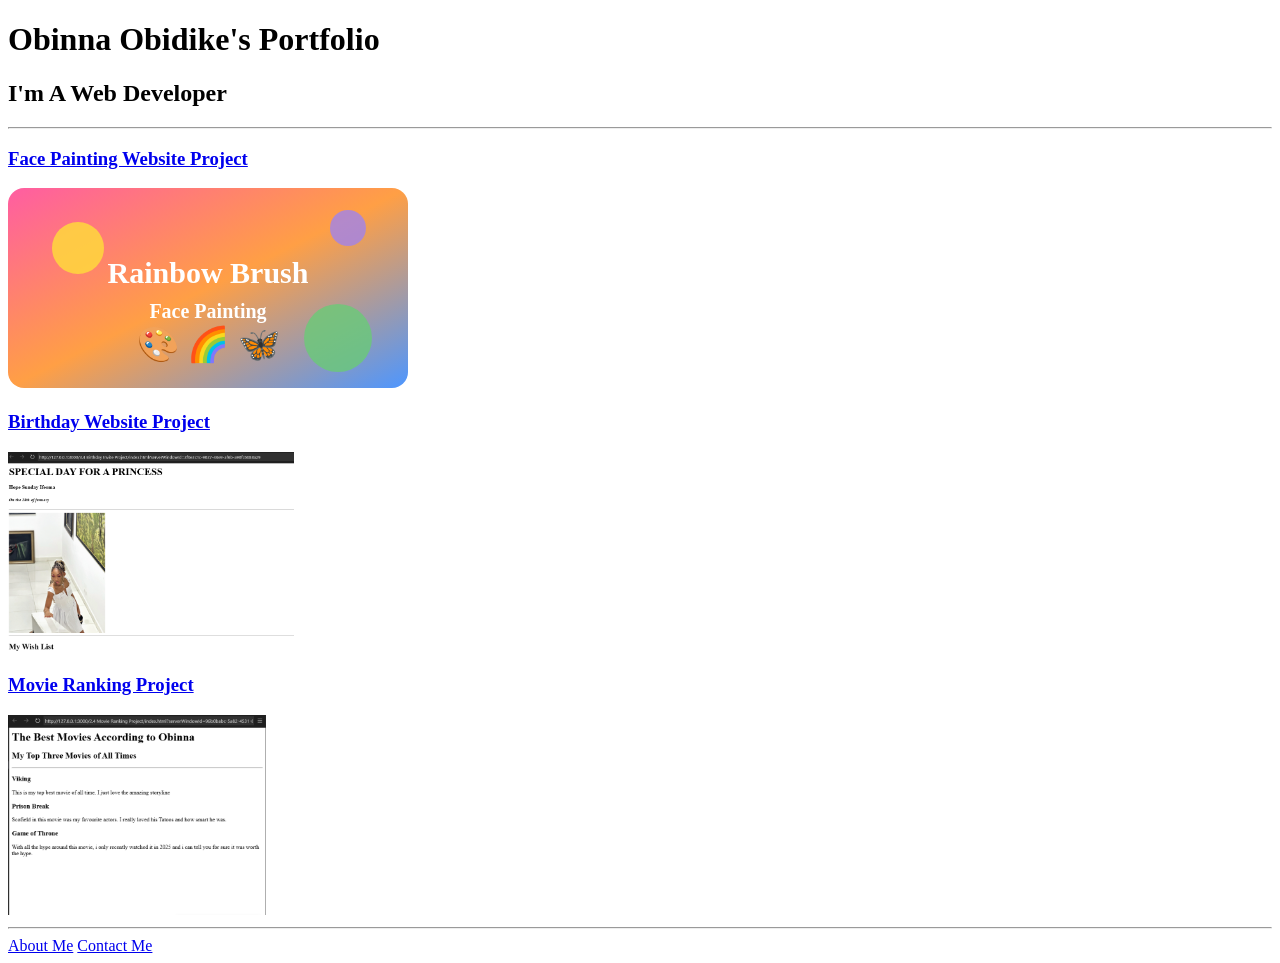
<file: index.html>
<!DOCTYPE html>
<html lang="en">
<head>
   <meta charset="UTF-8">
   <title>Obinna's Portfolio</title>
</head>
<body>
  <h1>Obinna Obidike's Portfolio</h1>
  <h2>I'm A Web Developer</h2>
  <hr>
  <h3><a href="./public/face-painting/index.html">Face Painting Website Project</a></h3>
  <img src="./assets/images/face-painting-preview.svg" height="200" alt="Rainbow Brush Face Painting website preview">
  <br>
  <h3><a href="./public/birthday-invite.html">Birthday Website Project</a></h3>
  <img src="./assets/images/Birthday-web.png" height="200" alt="birthday website project review">
  <br>
  <h3><a href="./public/movie-ranking.html">Movie Ranking Project</a></h3>
  <img src="./assets/images/movie-ranking.png" height="200" alt="Movie ranking project review">
  <hr>
  <a href="./public/about.html">About Me</a> <a href="./public/contact.html">Contact Me</a>

</body>
</html>
</file>
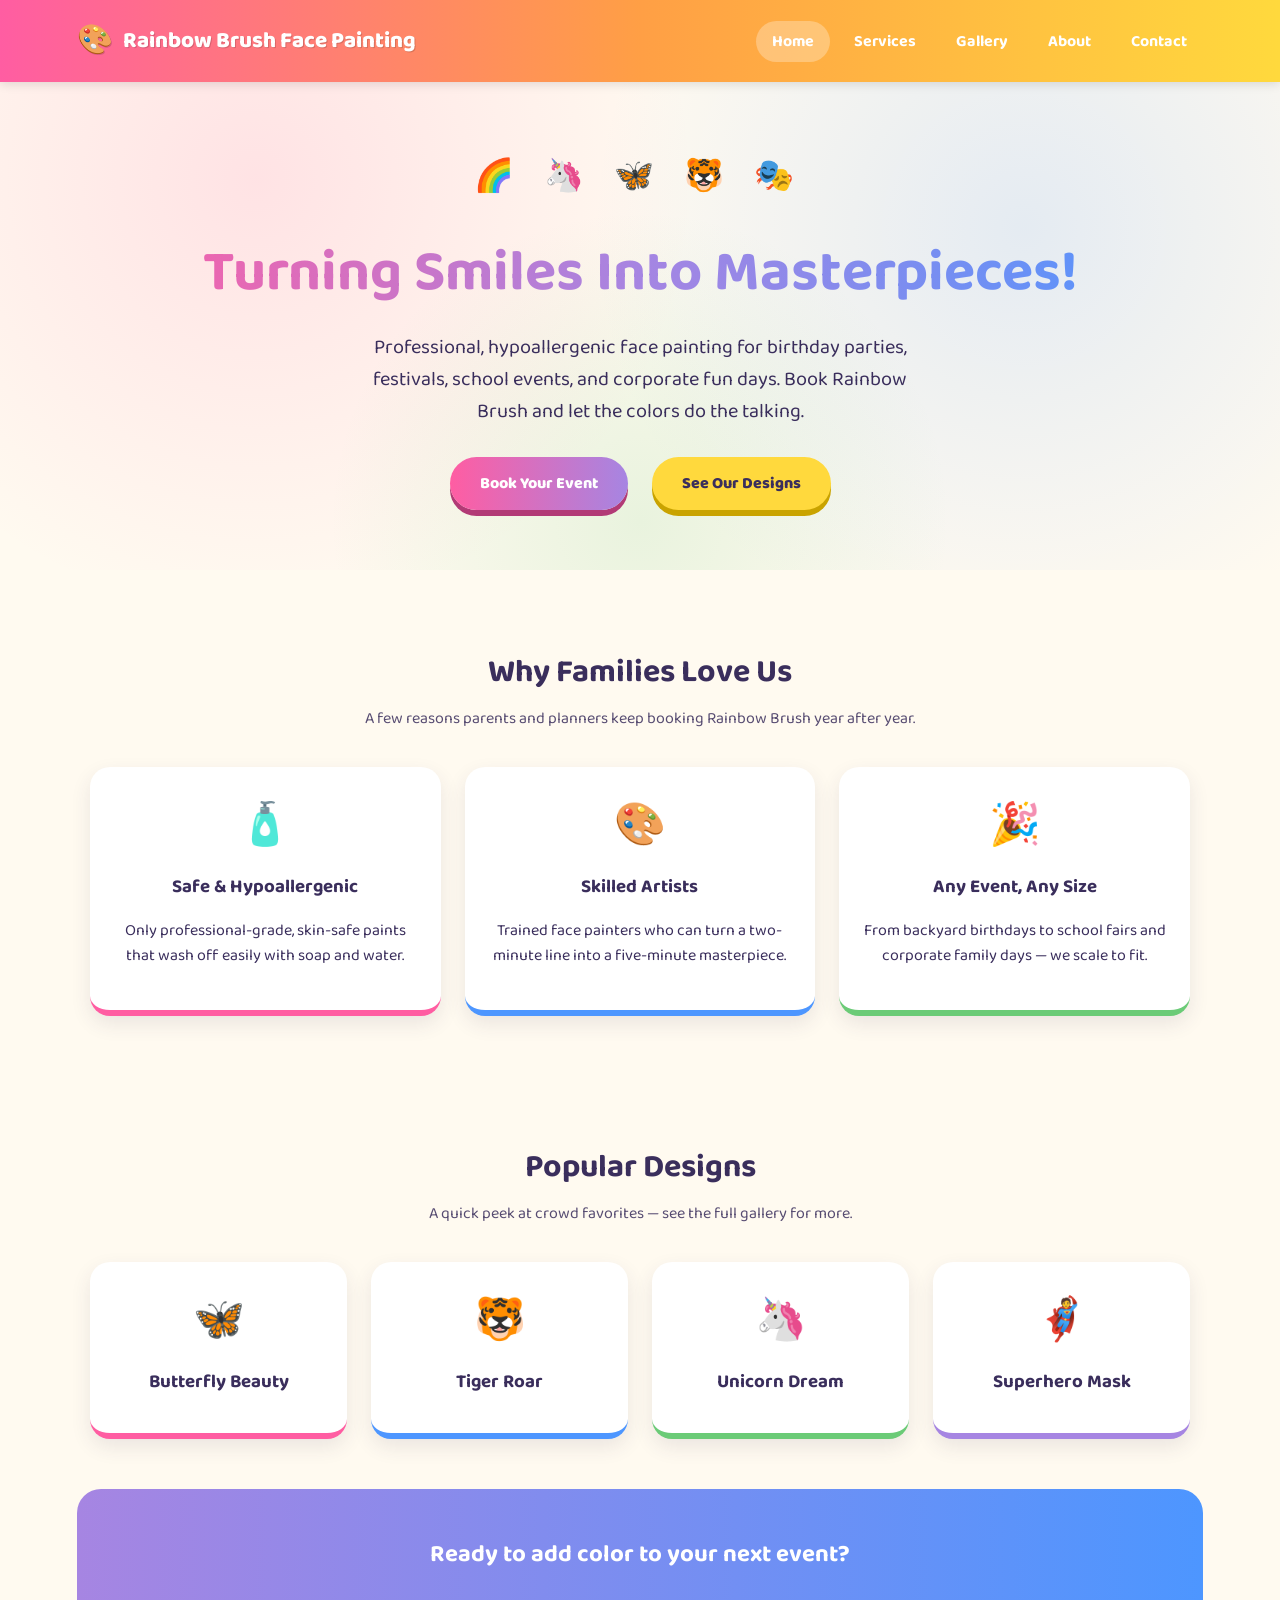
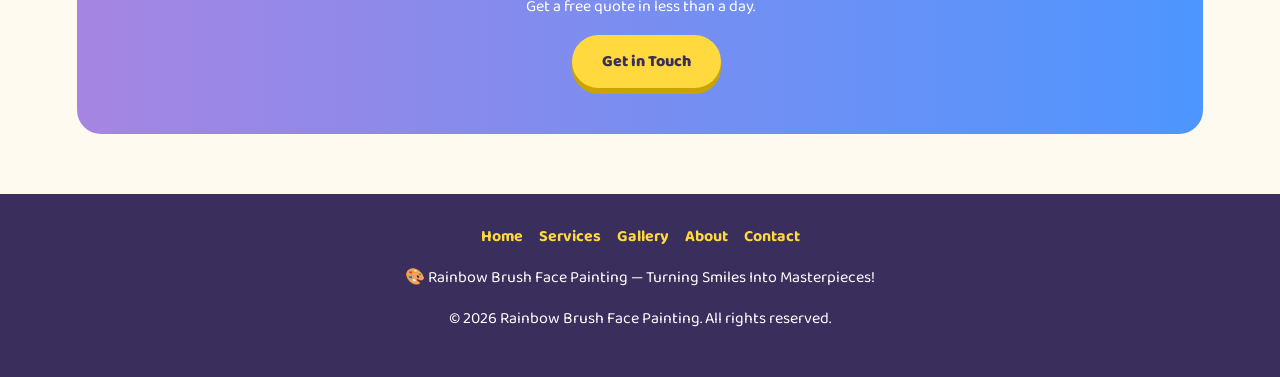
<file: public/face-painting/index.html>
<!DOCTYPE html>
<html lang="en">

<head>
  <meta charset="UTF-8">
  <meta name="viewport" content="width=device-width, initial-scale=1.0">
  <title>Rainbow Brush Face Painting | Home</title>
  <link rel="preconnect" href="https://fonts.googleapis.com">
  <link href="https://fonts.googleapis.com/css2?family=Baloo+2:wght@500;700;800&display=swap" rel="stylesheet">
  <link rel="stylesheet" href="./styles.css">
</head>

<body>

  <header class="navbar">
    <a href="./index.html" class="brand"><span class="logo-emoji">🎨</span> Rainbow Brush Face Painting</a>
    <nav>
      <ul class="nav-links">
        <li><a href="./index.html" class="active">Home</a></li>
        <li><a href="./services.html">Services</a></li>
        <li><a href="./gallery.html">Gallery</a></li>
        <li><a href="./about.html">About</a></li>
        <li><a href="./contact.html">Contact</a></li>
      </ul>
    </nav>
  </header>

  <section class="hero">
    <div class="hero-emojis">🌈 🦄 🦋 🐯 🎭</div>
    <h1>Turning Smiles Into Masterpieces!</h1>
    <p class="tagline">Professional, hypoallergenic face painting for birthday parties, festivals, school
      events, and corporate fun days. Book Rainbow Brush and let the colors do the talking.</p>
    <div class="btn-row">
      <a href="./contact.html" class="btn btn-primary">Book Your Event</a>
      <a href="./gallery.html" class="btn btn-secondary">See Our Designs</a>
    </div>
  </section>

  <section>
    <h2 class="section-title">Why Families Love Us</h2>
    <p class="section-subtitle">A few reasons parents and planners keep booking Rainbow Brush year after year.</p>
    <div class="card-grid">
      <div class="card">
        <div class="emoji">🧴</div>
        <h3>Safe &amp; Hypoallergenic</h3>
        <p>Only professional-grade, skin-safe paints that wash off easily with soap and water.</p>
      </div>
      <div class="card">
        <div class="emoji">🎨</div>
        <h3>Skilled Artists</h3>
        <p>Trained face painters who can turn a two-minute line into a five-minute masterpiece.</p>
      </div>
      <div class="card">
        <div class="emoji">🎉</div>
        <h3>Any Event, Any Size</h3>
        <p>From backyard birthdays to school fairs and corporate family days &mdash; we scale to fit.</p>
      </div>
    </div>
  </section>

  <section>
    <h2 class="section-title">Popular Designs</h2>
    <p class="section-subtitle">A quick peek at crowd favorites &mdash; see the full gallery for more.</p>
    <div class="card-grid">
      <div class="card">
        <div class="emoji">🦋</div>
        <h3>Butterfly Beauty</h3>
      </div>
      <div class="card">
        <div class="emoji">🐯</div>
        <h3>Tiger Roar</h3>
      </div>
      <div class="card">
        <div class="emoji">🦄</div>
        <h3>Unicorn Dream</h3>
      </div>
      <div class="card">
        <div class="emoji">🦸</div>
        <h3>Superhero Mask</h3>
      </div>
    </div>
  </section>

  <div class="cta-banner">
    <h2>Ready to add color to your next event?</h2>
    <p>Get a free quote in less than a day.</p>
    <a href="./contact.html" class="btn btn-secondary">Get in Touch</a>
  </div>

  <footer>
    <div class="footer-links">
      <a href="./index.html">Home</a>
      <a href="./services.html">Services</a>
      <a href="./gallery.html">Gallery</a>
      <a href="./about.html">About</a>
      <a href="./contact.html">Contact</a>
    </div>
    <p>🎨 Rainbow Brush Face Painting &mdash; Turning Smiles Into Masterpieces!</p>
    <p>&copy; 2026 Rainbow Brush Face Painting. All rights reserved.</p>
  </footer>

</body>

</html>
</file>
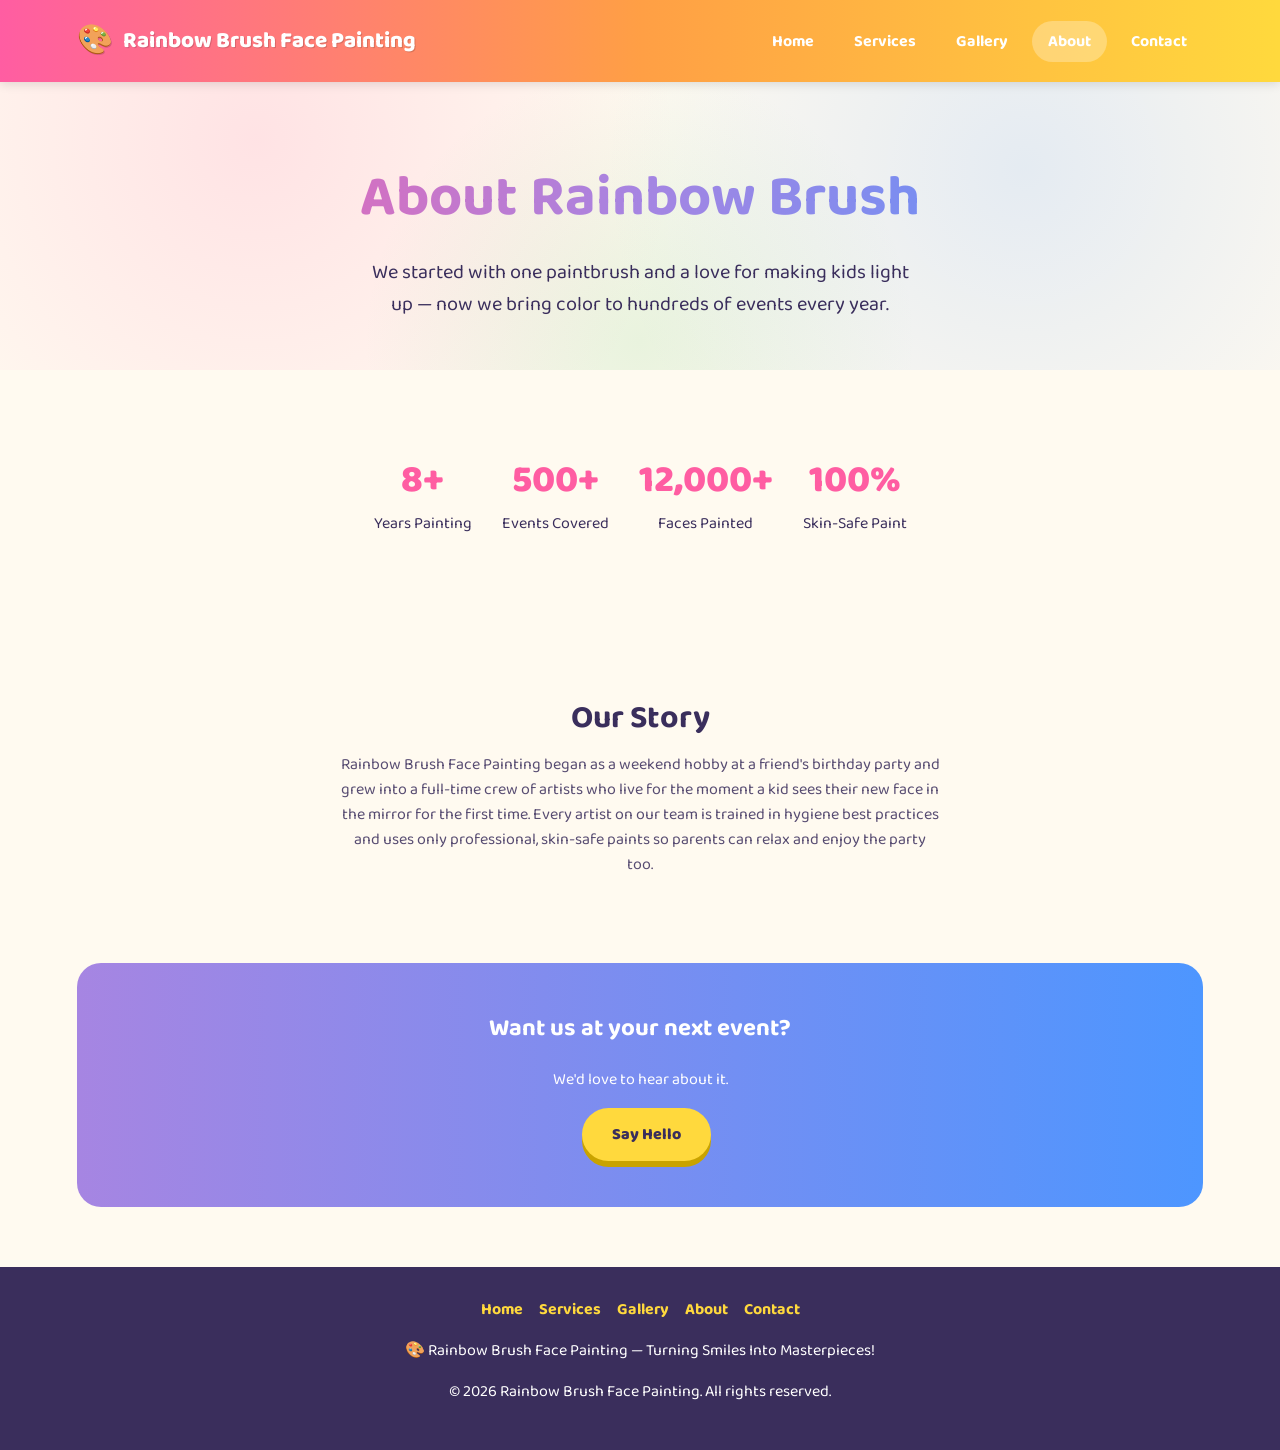
<file: public/face-painting/about.html>
<!DOCTYPE html>
<html lang="en">

<head>
  <meta charset="UTF-8">
  <meta name="viewport" content="width=device-width, initial-scale=1.0">
  <title>Rainbow Brush Face Painting | About</title>
  <link rel="preconnect" href="https://fonts.googleapis.com">
  <link href="https://fonts.googleapis.com/css2?family=Baloo+2:wght@500;700;800&display=swap" rel="stylesheet">
  <link rel="stylesheet" href="./styles.css">
</head>

<body>

  <header class="navbar">
    <a href="./index.html" class="brand"><span class="logo-emoji">🎨</span> Rainbow Brush Face Painting</a>
    <nav>
      <ul class="nav-links">
        <li><a href="./index.html">Home</a></li>
        <li><a href="./services.html">Services</a></li>
        <li><a href="./gallery.html">Gallery</a></li>
        <li><a href="./about.html" class="active">About</a></li>
        <li><a href="./contact.html">Contact</a></li>
      </ul>
    </nav>
  </header>

  <section class="hero" style="padding-bottom: 20px;">
    <h1>About Rainbow Brush</h1>
    <p class="tagline">We started with one paintbrush and a love for making kids light up &mdash;
      now we bring color to hundreds of events every year.</p>
  </section>

  <section>
    <div class="stats">
      <div class="stat">
        <div class="number">8+</div>
        <div>Years Painting</div>
      </div>
      <div class="stat">
        <div class="number">500+</div>
        <div>Events Covered</div>
      </div>
      <div class="stat">
        <div class="number">12,000+</div>
        <div>Faces Painted</div>
      </div>
      <div class="stat">
        <div class="number">100%</div>
        <div>Skin-Safe Paint</div>
      </div>
    </div>
  </section>

  <section>
    <h2 class="section-title">Our Story</h2>
    <p class="section-subtitle">
      Rainbow Brush Face Painting began as a weekend hobby at a friend's birthday party and grew
      into a full-time crew of artists who live for the moment a kid sees their new face in the
      mirror for the first time. Every artist on our team is trained in hygiene best practices and
      uses only professional, skin-safe paints so parents can relax and enjoy the party too.
    </p>
  </section>

  <div class="cta-banner">
    <h2>Want us at your next event?</h2>
    <p>We'd love to hear about it.</p>
    <a href="./contact.html" class="btn btn-secondary">Say Hello</a>
  </div>

  <footer>
    <div class="footer-links">
      <a href="./index.html">Home</a>
      <a href="./services.html">Services</a>
      <a href="./gallery.html">Gallery</a>
      <a href="./about.html">About</a>
      <a href="./contact.html">Contact</a>
    </div>
    <p>🎨 Rainbow Brush Face Painting &mdash; Turning Smiles Into Masterpieces!</p>
    <p>&copy; 2026 Rainbow Brush Face Painting. All rights reserved.</p>
  </footer>

</body>

</html>
</file>
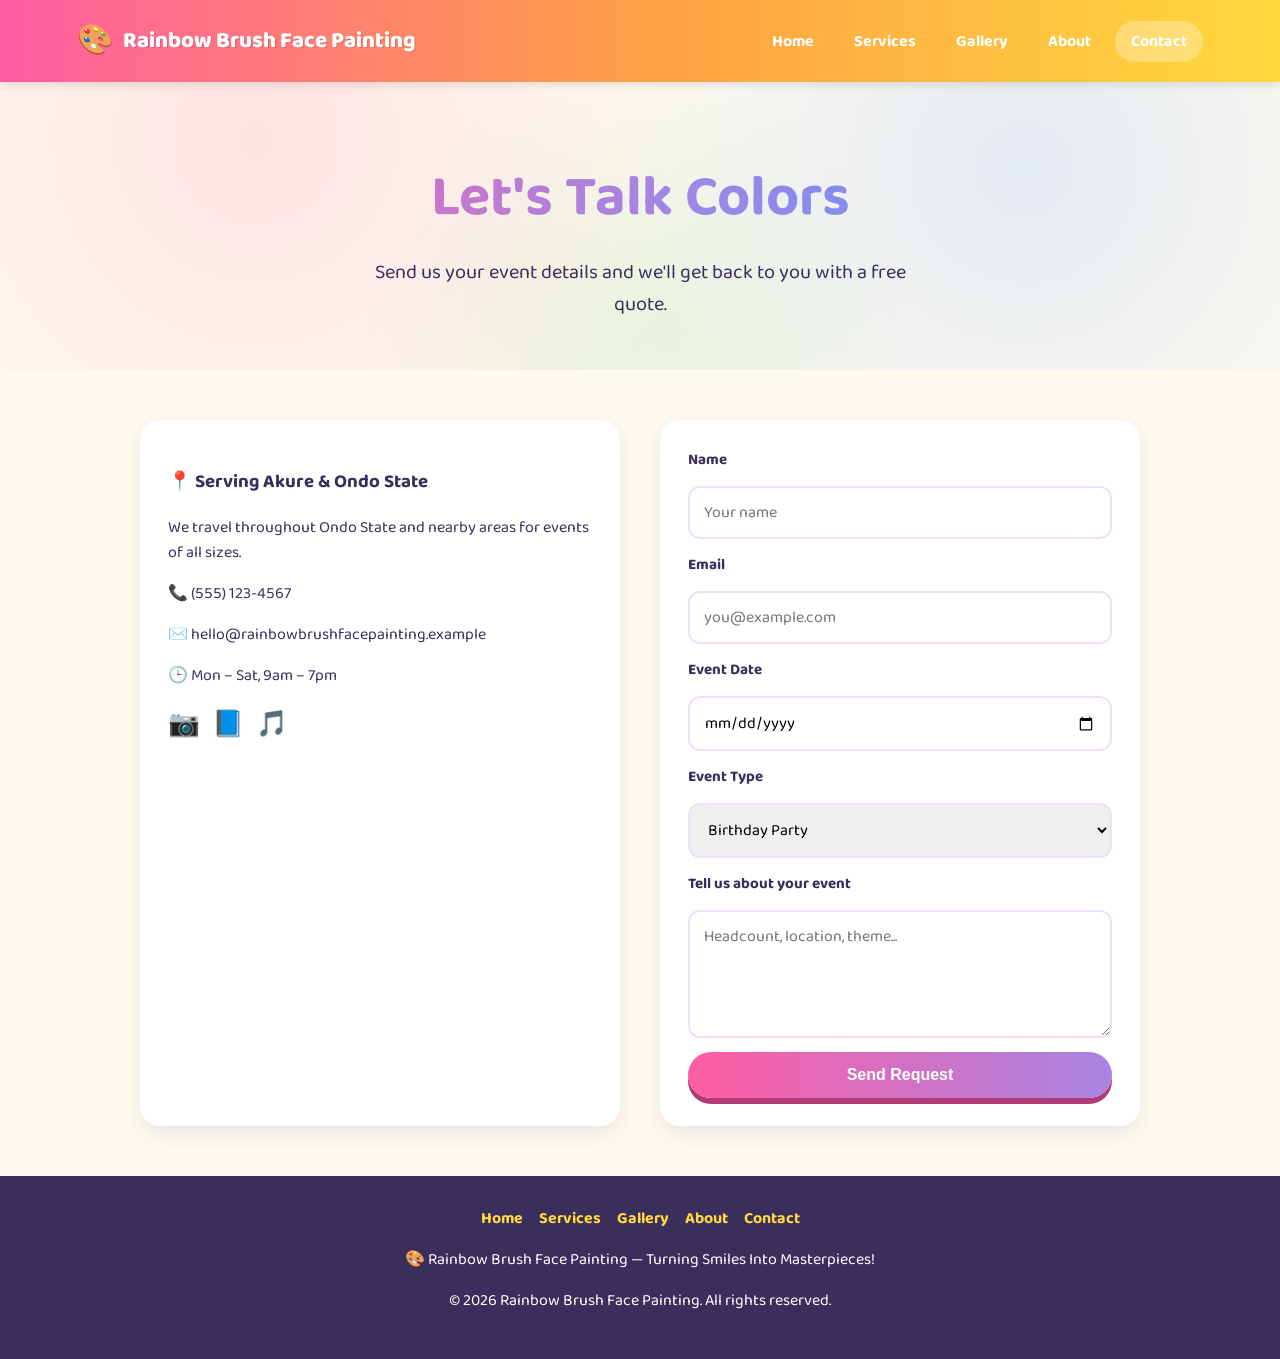
<file: public/face-painting/contact.html>
<!DOCTYPE html>
<html lang="en">

<head>
  <meta charset="UTF-8">
  <meta name="viewport" content="width=device-width, initial-scale=1.0">
  <title>Rainbow Brush Face Painting | Contact</title>
  <link rel="preconnect" href="https://fonts.googleapis.com">
  <link href="https://fonts.googleapis.com/css2?family=Baloo+2:wght@500;700;800&display=swap" rel="stylesheet">
  <link rel="stylesheet" href="./styles.css">
</head>

<body>

  <header class="navbar">
    <a href="./index.html" class="brand"><span class="logo-emoji">🎨</span> Rainbow Brush Face Painting</a>
    <nav>
      <ul class="nav-links">
        <li><a href="./index.html">Home</a></li>
        <li><a href="./services.html">Services</a></li>
        <li><a href="./gallery.html">Gallery</a></li>
        <li><a href="./about.html">About</a></li>
        <li><a href="./contact.html" class="active">Contact</a></li>
      </ul>
    </nav>
  </header>

  <section class="hero" style="padding-bottom: 20px;">
    <h1>Let's Talk Colors</h1>
    <p class="tagline">Send us your event details and we'll get back to you with a free quote.</p>
  </section>

  <section>
    <div class="contact-wrap">
      <div class="info-card">
        <h3>📍 Serving Akure &amp; Ondo State</h3>
        <p>We travel throughout Ondo State and nearby areas for events of all sizes.</p>
        <p>📞 (555) 123-4567</p>
        <p>✉️ hello@rainbowbrushfacepainting.example</p>
        <p>🕒 Mon &ndash; Sat, 9am &ndash; 7pm</p>
        <div class="social-row">
          <span title="Instagram">📷</span>
          <span title="Facebook">📘</span>
          <span title="TikTok">🎵</span>
        </div>
      </div>

      <form onsubmit="return false;">
        <label for="name">Name</label>
        <input type="text" id="name" name="name" placeholder="Your name" required>

        <label for="email">Email</label>
        <input type="email" id="email" name="email" placeholder="you@example.com" required>

        <label for="event-date">Event Date</label>
        <input type="date" id="event-date" name="event-date">

        <label for="event-type">Event Type</label>
        <select id="event-type" name="event-type">
          <option value="birthday">Birthday Party</option>
          <option value="school">School Event</option>
          <option value="festival">Festival</option>
          <option value="corporate">Corporate Event</option>
          <option value="other">Other</option>
        </select>

        <label for="message">Tell us about your event</label>
        <textarea id="message" name="message" rows="4" placeholder="Headcount, location, theme..."></textarea>

        <button type="submit" class="btn btn-primary">Send Request</button>
      </form>
    </div>
  </section>

  <footer>
    <div class="footer-links">
      <a href="./index.html">Home</a>
      <a href="./services.html">Services</a>
      <a href="./gallery.html">Gallery</a>
      <a href="./about.html">About</a>
      <a href="./contact.html">Contact</a>
    </div>
    <p>🎨 Rainbow Brush Face Painting &mdash; Turning Smiles Into Masterpieces!</p>
    <p>&copy; 2026 Rainbow Brush Face Painting. All rights reserved.</p>
  </footer>

</body>

</html>
</file>
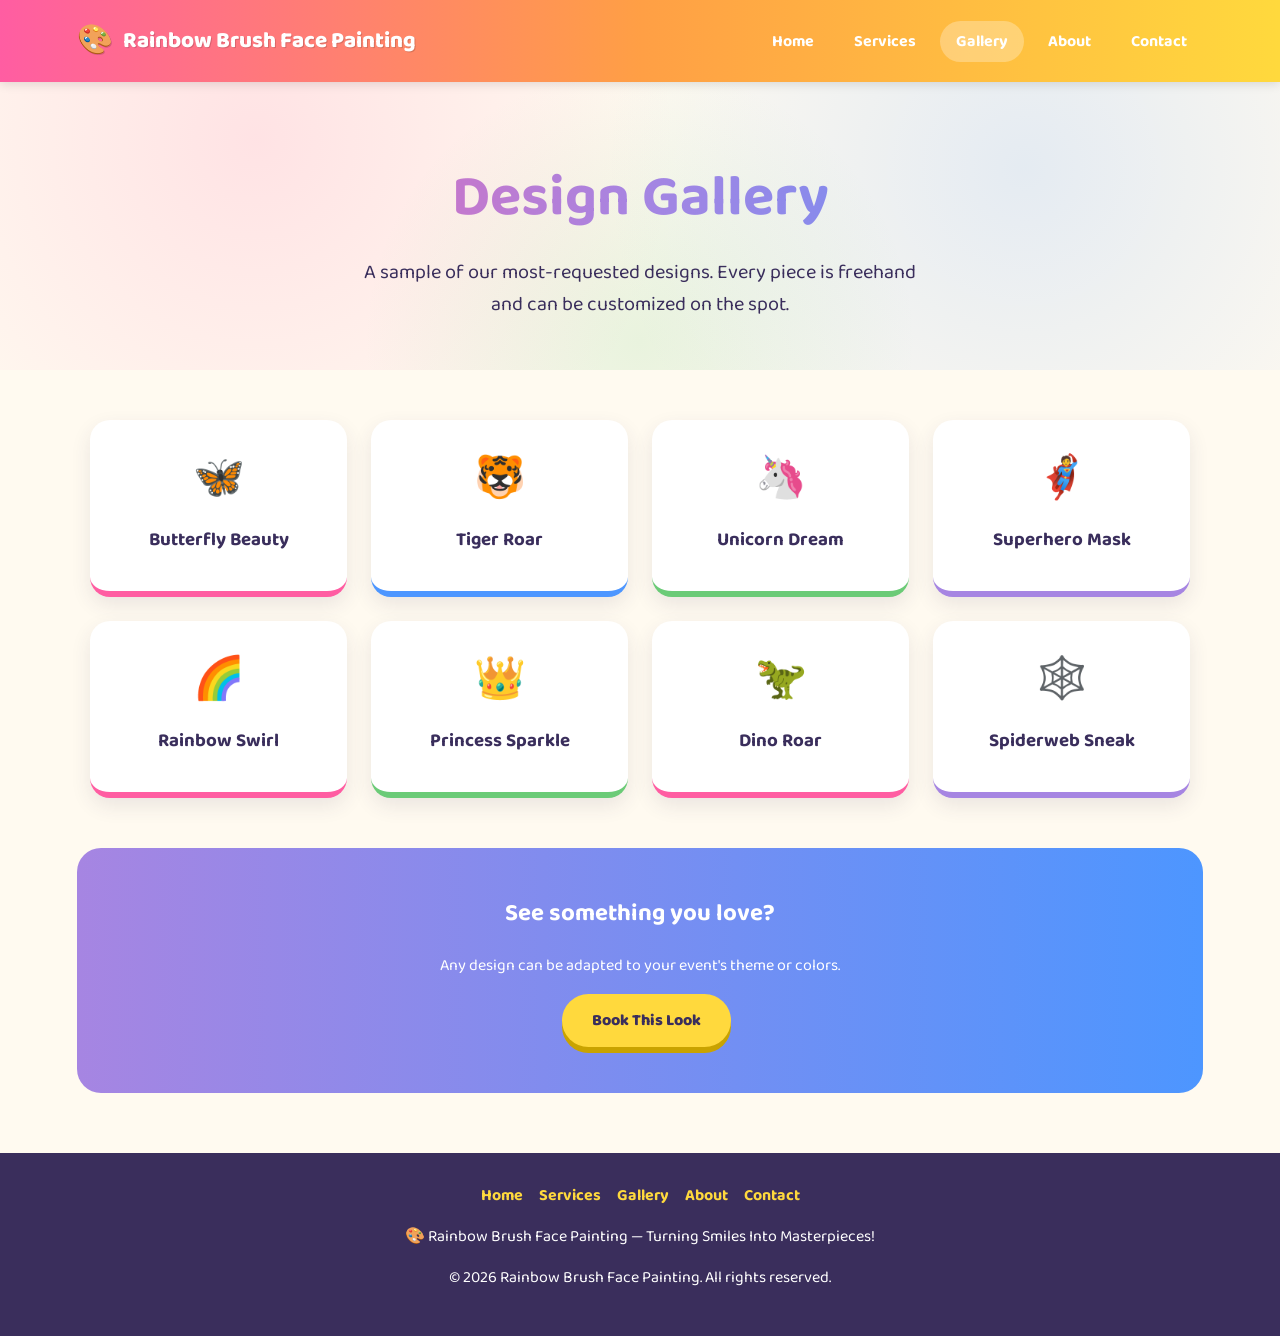
<file: public/face-painting/gallery.html>
<!DOCTYPE html>
<html lang="en">

<head>
  <meta charset="UTF-8">
  <meta name="viewport" content="width=device-width, initial-scale=1.0">
  <title>Rainbow Brush Face Painting | Gallery</title>
  <link rel="preconnect" href="https://fonts.googleapis.com">
  <link href="https://fonts.googleapis.com/css2?family=Baloo+2:wght@500;700;800&display=swap" rel="stylesheet">
  <link rel="stylesheet" href="./styles.css">
</head>

<body>

  <header class="navbar">
    <a href="./index.html" class="brand"><span class="logo-emoji">🎨</span> Rainbow Brush Face Painting</a>
    <nav>
      <ul class="nav-links">
        <li><a href="./index.html">Home</a></li>
        <li><a href="./services.html">Services</a></li>
        <li><a href="./gallery.html" class="active">Gallery</a></li>
        <li><a href="./about.html">About</a></li>
        <li><a href="./contact.html">Contact</a></li>
      </ul>
    </nav>
  </header>

  <section class="hero" style="padding-bottom: 20px;">
    <h1>Design Gallery</h1>
    <p class="tagline">A sample of our most-requested designs. Every piece is freehand and can be
      customized on the spot.</p>
  </section>

  <section>
    <div class="card-grid">
      <div class="card">
        <div class="emoji">🦋</div>
        <h3>Butterfly Beauty</h3>
      </div>
      <div class="card">
        <div class="emoji">🐯</div>
        <h3>Tiger Roar</h3>
      </div>
      <div class="card">
        <div class="emoji">🦄</div>
        <h3>Unicorn Dream</h3>
      </div>
      <div class="card">
        <div class="emoji">🦸</div>
        <h3>Superhero Mask</h3>
      </div>
      <div class="card">
        <div class="emoji">🌈</div>
        <h3>Rainbow Swirl</h3>
      </div>
      <div class="card">
        <div class="emoji">👑</div>
        <h3>Princess Sparkle</h3>
      </div>
      <div class="card">
        <div class="emoji">🦖</div>
        <h3>Dino Roar</h3>
      </div>
      <div class="card">
        <div class="emoji">🕸️</div>
        <h3>Spiderweb Sneak</h3>
      </div>
    </div>
  </section>

  <div class="cta-banner">
    <h2>See something you love?</h2>
    <p>Any design can be adapted to your event's theme or colors.</p>
    <a href="./contact.html" class="btn btn-secondary">Book This Look</a>
  </div>

  <footer>
    <div class="footer-links">
      <a href="./index.html">Home</a>
      <a href="./services.html">Services</a>
      <a href="./gallery.html">Gallery</a>
      <a href="./about.html">About</a>
      <a href="./contact.html">Contact</a>
    </div>
    <p>🎨 Rainbow Brush Face Painting &mdash; Turning Smiles Into Masterpieces!</p>
    <p>&copy; 2026 Rainbow Brush Face Painting. All rights reserved.</p>
  </footer>

</body>

</html>
</file>
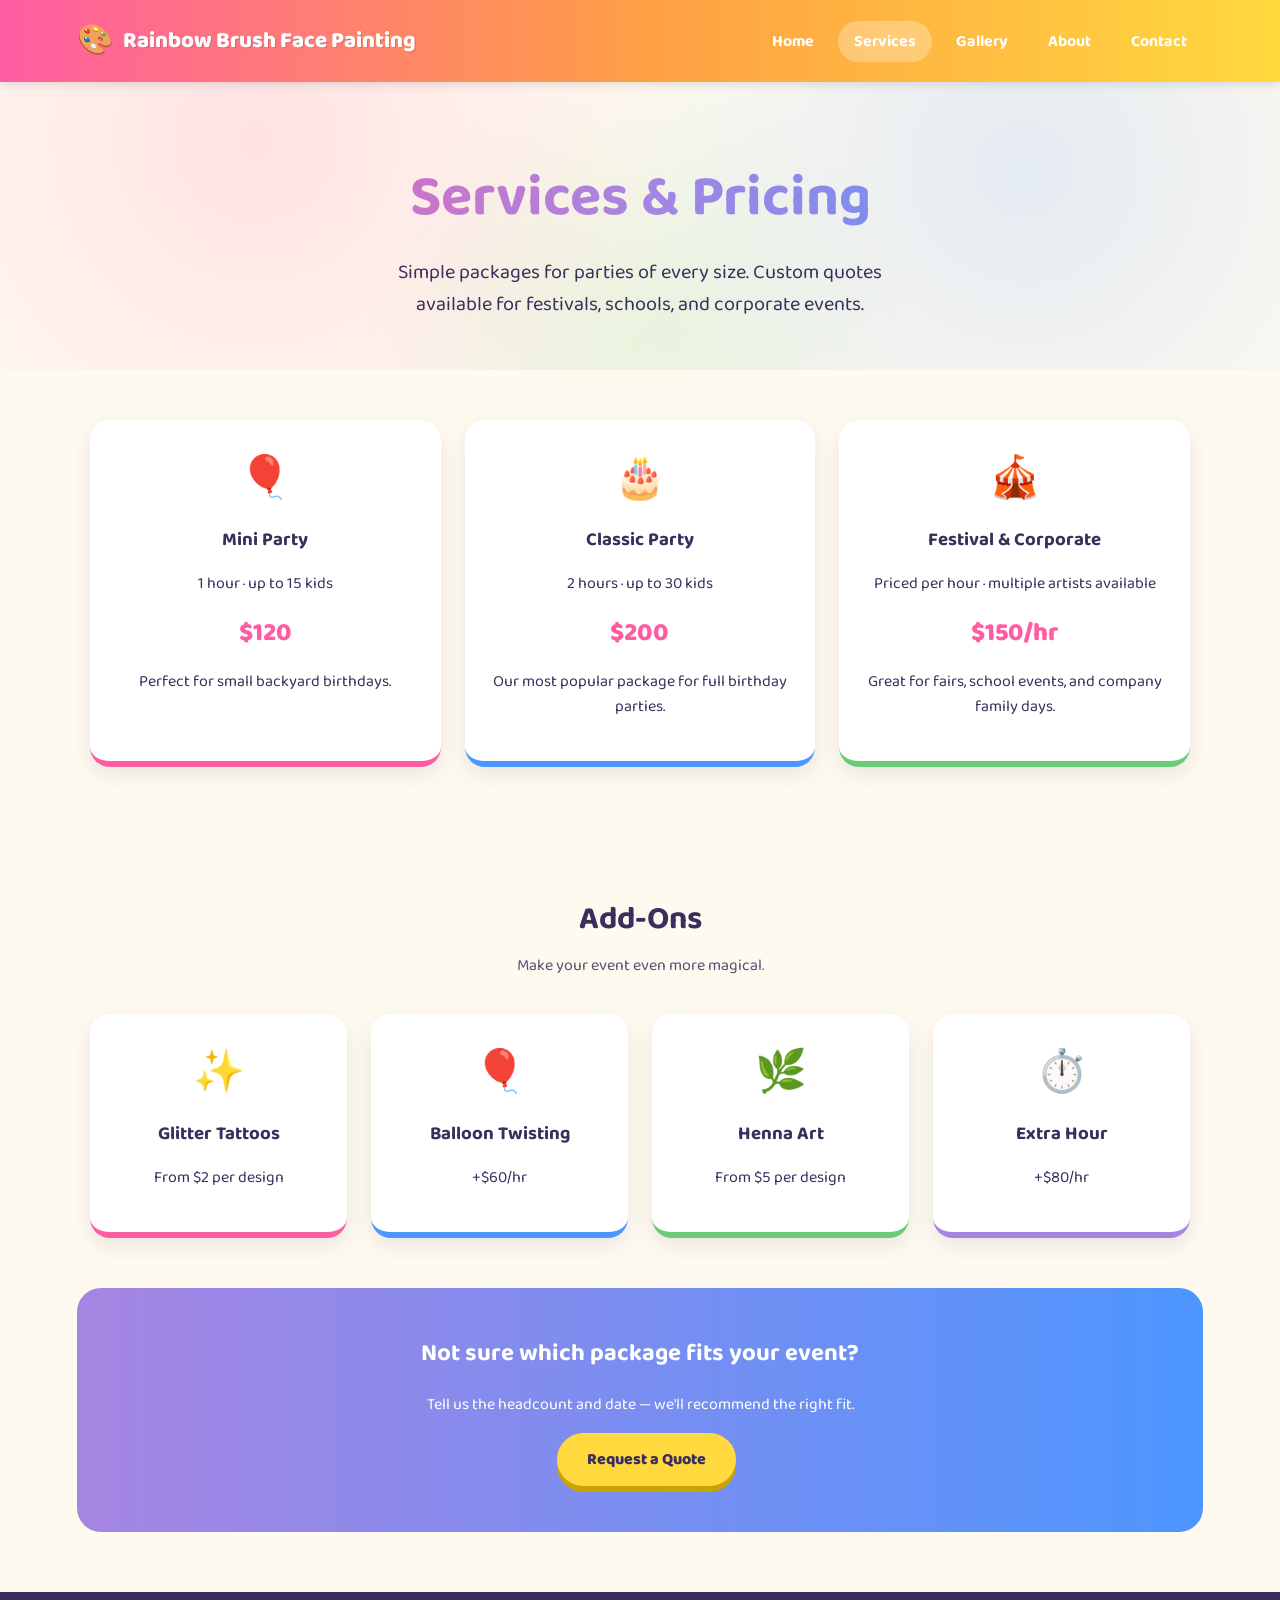
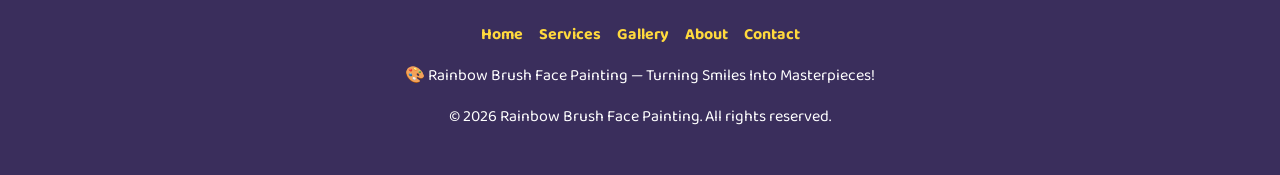
<file: public/face-painting/services.html>
<!DOCTYPE html>
<html lang="en">

<head>
  <meta charset="UTF-8">
  <meta name="viewport" content="width=device-width, initial-scale=1.0">
  <title>Rainbow Brush Face Painting | Services &amp; Pricing</title>
  <link rel="preconnect" href="https://fonts.googleapis.com">
  <link href="https://fonts.googleapis.com/css2?family=Baloo+2:wght@500;700;800&display=swap" rel="stylesheet">
  <link rel="stylesheet" href="./styles.css">
</head>

<body>

  <header class="navbar">
    <a href="./index.html" class="brand"><span class="logo-emoji">🎨</span> Rainbow Brush Face Painting</a>
    <nav>
      <ul class="nav-links">
        <li><a href="./index.html">Home</a></li>
        <li><a href="./services.html" class="active">Services</a></li>
        <li><a href="./gallery.html">Gallery</a></li>
        <li><a href="./about.html">About</a></li>
        <li><a href="./contact.html">Contact</a></li>
      </ul>
    </nav>
  </header>

  <section class="hero" style="padding-bottom: 20px;">
    <h1>Services &amp; Pricing</h1>
    <p class="tagline">Simple packages for parties of every size. Custom quotes available for
      festivals, schools, and corporate events.</p>
  </section>

  <section>
    <div class="card-grid">
      <div class="card">
        <div class="emoji">🎈</div>
        <h3>Mini Party</h3>
        <p>1 hour &middot; up to 15 kids</p>
        <p class="price">$120</p>
        <p>Perfect for small backyard birthdays.</p>
      </div>
      <div class="card">
        <div class="emoji">🎂</div>
        <h3>Classic Party</h3>
        <p>2 hours &middot; up to 30 kids</p>
        <p class="price">$200</p>
        <p>Our most popular package for full birthday parties.</p>
      </div>
      <div class="card">
        <div class="emoji">🎪</div>
        <h3>Festival &amp; Corporate</h3>
        <p>Priced per hour &middot; multiple artists available</p>
        <p class="price">$150/hr</p>
        <p>Great for fairs, school events, and company family days.</p>
      </div>
    </div>
  </section>

  <section>
    <h2 class="section-title">Add-Ons</h2>
    <p class="section-subtitle">Make your event even more magical.</p>
    <div class="card-grid">
      <div class="card">
        <div class="emoji">✨</div>
        <h3>Glitter Tattoos</h3>
        <p>From $2 per design</p>
      </div>
      <div class="card">
        <div class="emoji">🎈</div>
        <h3>Balloon Twisting</h3>
        <p>+$60/hr</p>
      </div>
      <div class="card">
        <div class="emoji">🌿</div>
        <h3>Henna Art</h3>
        <p>From $5 per design</p>
      </div>
      <div class="card">
        <div class="emoji">⏱️</div>
        <h3>Extra Hour</h3>
        <p>+$80/hr</p>
      </div>
    </div>
  </section>

  <div class="cta-banner">
    <h2>Not sure which package fits your event?</h2>
    <p>Tell us the headcount and date &mdash; we'll recommend the right fit.</p>
    <a href="./contact.html" class="btn btn-secondary">Request a Quote</a>
  </div>

  <footer>
    <div class="footer-links">
      <a href="./index.html">Home</a>
      <a href="./services.html">Services</a>
      <a href="./gallery.html">Gallery</a>
      <a href="./about.html">About</a>
      <a href="./contact.html">Contact</a>
    </div>
    <p>🎨 Rainbow Brush Face Painting &mdash; Turning Smiles Into Masterpieces!</p>
    <p>&copy; 2026 Rainbow Brush Face Painting. All rights reserved.</p>
  </footer>

</body>

</html>
</file>
<file: public/face-painting/styles.css>
:root {
  --pink: #ff5da2;
  --orange: #ff9f45;
  --yellow: #ffd93d;
  --green: #6bcb77;
  --blue: #4d96ff;
  --purple: #a685e2;
  --ink: #3a2e5c;
  --cream: #fffaf0;
}

* {
  box-sizing: border-box;
}

body {
  margin: 0;
  font-family: 'Baloo 2', 'Comic Sans MS', cursive, sans-serif;
  color: var(--ink);
  background: var(--cream);
}

a {
  text-decoration: none;
  color: inherit;
}

img {
  max-width: 100%;
  display: block;
}

/* Nav */
.navbar {
  display: flex;
  align-items: center;
  justify-content: space-between;
  flex-wrap: wrap;
  gap: 12px;
  padding: 18px 6%;
  background: linear-gradient(90deg, var(--pink), var(--orange), var(--yellow));
  position: sticky;
  top: 0;
  z-index: 10;
  box-shadow: 0 2px 10px rgba(0, 0, 0, 0.12);
}

.brand {
  display: flex;
  align-items: center;
  gap: 10px;
  font-size: 1.4rem;
  font-weight: 800;
  color: #fff;
  text-shadow: 1px 1px 0 rgba(0, 0, 0, 0.15);
}

.brand .logo-emoji {
  font-size: 1.8rem;
}

.nav-links {
  display: flex;
  gap: 8px;
  flex-wrap: wrap;
  list-style: none;
  margin: 0;
  padding: 0;
}

.nav-links a {
  color: #fff;
  font-weight: 700;
  padding: 8px 16px;
  border-radius: 999px;
  transition: background 0.2s ease, transform 0.2s ease;
}

.nav-links a:hover,
.nav-links a.active {
  background: rgba(255, 255, 255, 0.28);
  transform: translateY(-2px);
}

/* Hero */
.hero {
  text-align: center;
  padding: 70px 6% 60px;
  background: radial-gradient(circle at 20% 20%, rgba(255, 93, 162, 0.15), transparent 40%),
    radial-gradient(circle at 80% 30%, rgba(77, 150, 255, 0.15), transparent 40%),
    radial-gradient(circle at 50% 90%, rgba(107, 203, 119, 0.15), transparent 40%);
}

.hero h1 {
  font-size: clamp(2.2rem, 5vw, 3.6rem);
  margin: 0 0 12px;
  background: linear-gradient(90deg, var(--pink), var(--purple), var(--blue));
  -webkit-background-clip: text;
  background-clip: text;
  color: transparent;
}

.hero p.tagline {
  font-size: 1.25rem;
  max-width: 560px;
  margin: 0 auto 30px;
}

.hero-emojis {
  font-size: 2rem;
  margin-bottom: 24px;
  letter-spacing: 12px;
}

.btn {
  display: inline-block;
  padding: 14px 30px;
  border-radius: 999px;
  font-weight: 800;
  font-size: 1rem;
  border: none;
  cursor: pointer;
  transition: transform 0.2s ease, box-shadow 0.2s ease;
}

.btn-primary {
  background: linear-gradient(90deg, var(--pink), var(--purple));
  color: #fff;
  box-shadow: 0 6px 0 #b23a76;
}

.btn-secondary {
  background: var(--yellow);
  color: var(--ink);
  box-shadow: 0 6px 0 #c9a300;
  margin-left: 12px;
}

.btn:hover {
  transform: translateY(-3px);
}

.btn-row {
  display: flex;
  flex-wrap: wrap;
  justify-content: center;
  gap: 12px;
}

/* Sections */
section {
  padding: 50px 6%;
}

.section-title {
  text-align: center;
  font-size: 2rem;
  margin-bottom: 8px;
}

.section-subtitle {
  text-align: center;
  max-width: 600px;
  margin: 0 auto 36px;
  opacity: 0.85;
}

.card-grid {
  display: grid;
  grid-template-columns: repeat(auto-fit, minmax(220px, 1fr));
  gap: 24px;
  max-width: 1100px;
  margin: 0 auto;
}

.card {
  background: #fff;
  border-radius: 20px;
  padding: 26px 22px;
  text-align: center;
  box-shadow: 0 8px 20px rgba(58, 46, 92, 0.1);
  border-bottom: 6px solid var(--pink);
  transition: transform 0.2s ease;
}

.card:nth-child(2n) {
  border-bottom-color: var(--blue);
}

.card:nth-child(3n) {
  border-bottom-color: var(--green);
}

.card:nth-child(4n) {
  border-bottom-color: var(--purple);
}

.card:hover {
  transform: translateY(-6px);
}

.card .emoji {
  font-size: 2.6rem;
  margin-bottom: 12px;
}

.card h3 {
  margin: 0 0 10px;
}

.price {
  font-size: 1.6rem;
  font-weight: 800;
  color: var(--pink);
  margin: 10px 0;
}

.cta-banner {
  text-align: center;
  background: linear-gradient(90deg, var(--purple), var(--blue));
  color: #fff;
  border-radius: 24px;
  padding: 46px 6%;
  margin: 0 6% 60px;
}

.cta-banner h2 {
  margin-top: 0;
}

/* Stats */
.stats {
  display: flex;
  flex-wrap: wrap;
  justify-content: center;
  gap: 30px;
  margin: 30px 0;
}

.stat {
  text-align: center;
}

.stat .number {
  font-size: 2.4rem;
  font-weight: 800;
  color: var(--pink);
}

/* Forms */
.contact-wrap {
  display: grid;
  grid-template-columns: 1fr 1fr;
  gap: 40px;
  max-width: 1000px;
  margin: 0 auto;
}

@media (max-width: 720px) {
  .contact-wrap {
    grid-template-columns: 1fr;
  }
}

.info-card {
  background: #fff;
  border-radius: 20px;
  padding: 28px;
  box-shadow: 0 8px 20px rgba(58, 46, 92, 0.1);
}

form {
  background: #fff;
  border-radius: 20px;
  padding: 28px;
  box-shadow: 0 8px 20px rgba(58, 46, 92, 0.1);
  display: flex;
  flex-direction: column;
  gap: 14px;
}

label {
  font-weight: 700;
  font-size: 0.95rem;
}

input,
select,
textarea {
  padding: 12px 14px;
  border-radius: 12px;
  border: 2px solid #eee0f5;
  font-family: inherit;
  font-size: 1rem;
}

input:focus,
select:focus,
textarea:focus {
  outline: none;
  border-color: var(--pink);
}

.social-row {
  display: flex;
  gap: 12px;
  margin-top: 16px;
  font-size: 1.6rem;
}

/* Footer */
footer {
  background: var(--ink);
  color: #fff;
  text-align: center;
  padding: 30px 6%;
}

footer a {
  color: var(--yellow);
  font-weight: 700;
}

footer .footer-links {
  display: flex;
  justify-content: center;
  gap: 16px;
  flex-wrap: wrap;
  margin-bottom: 14px;
}
</file>
